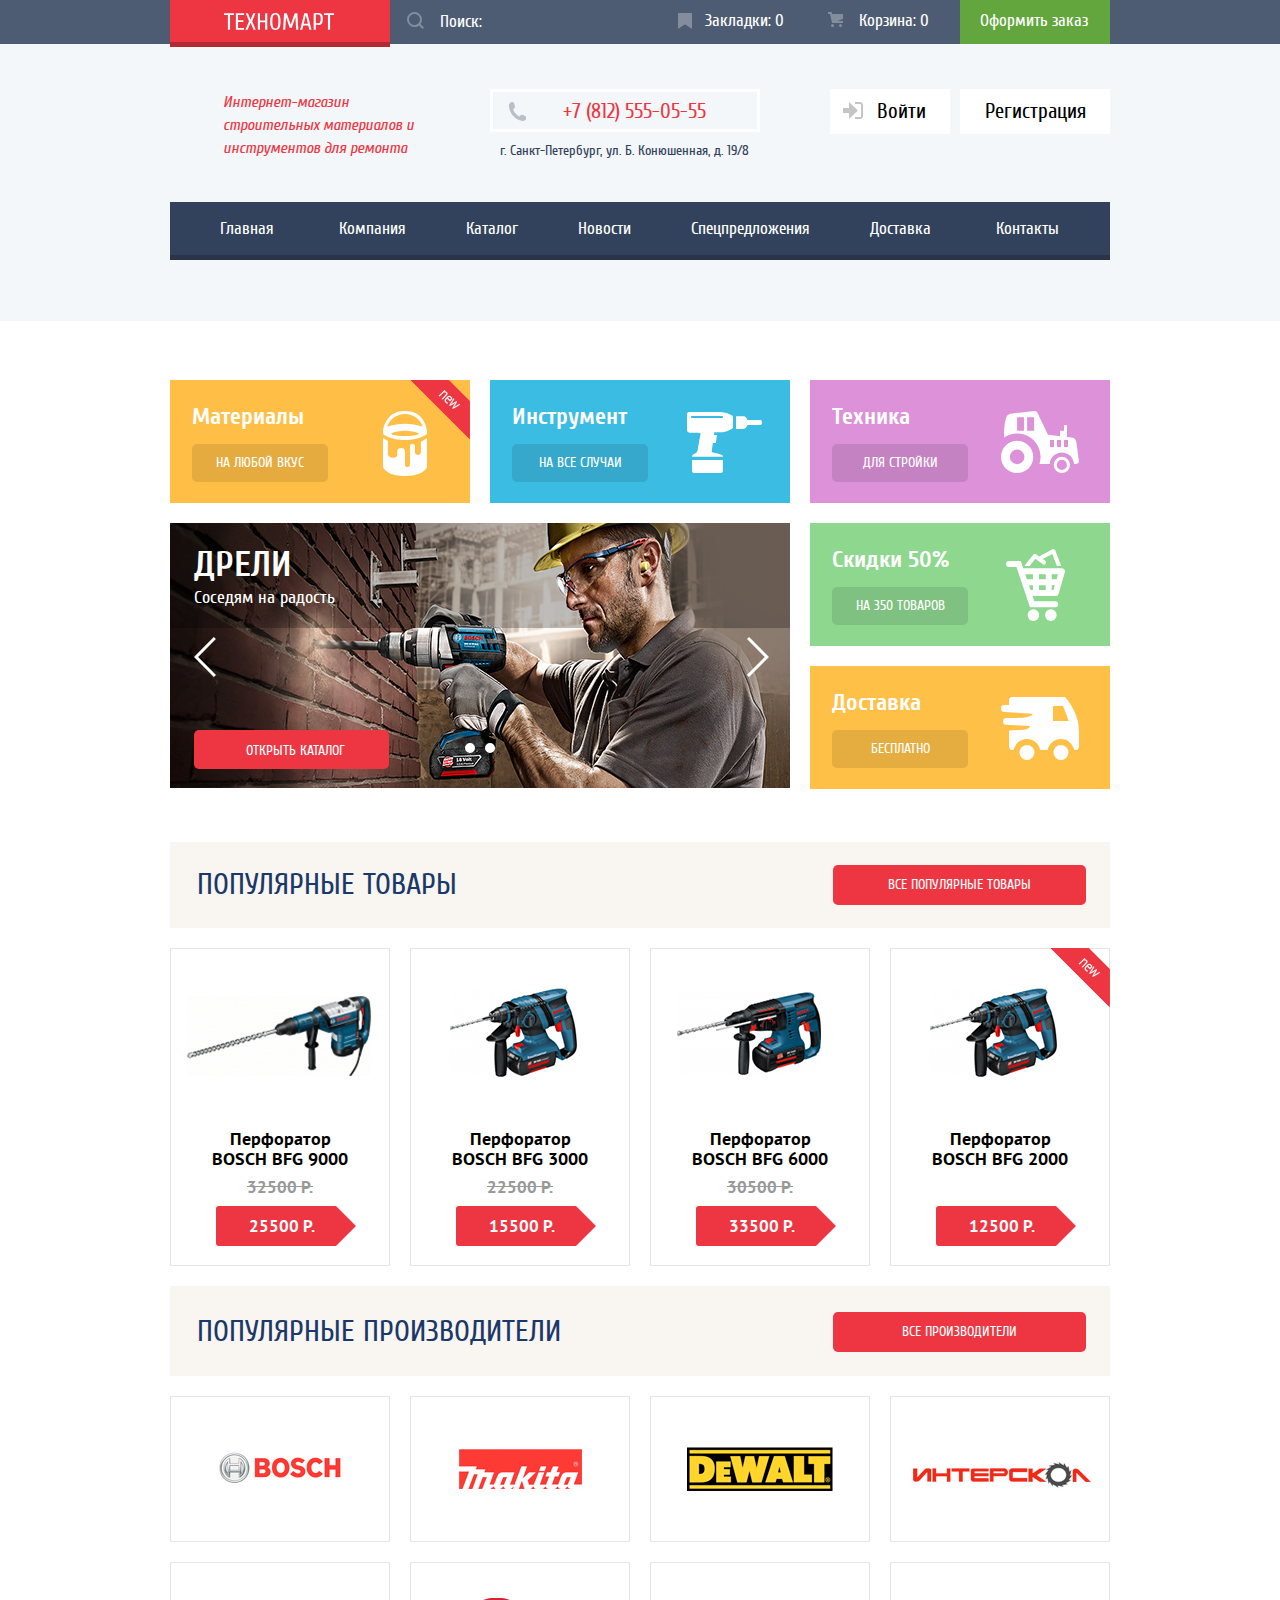
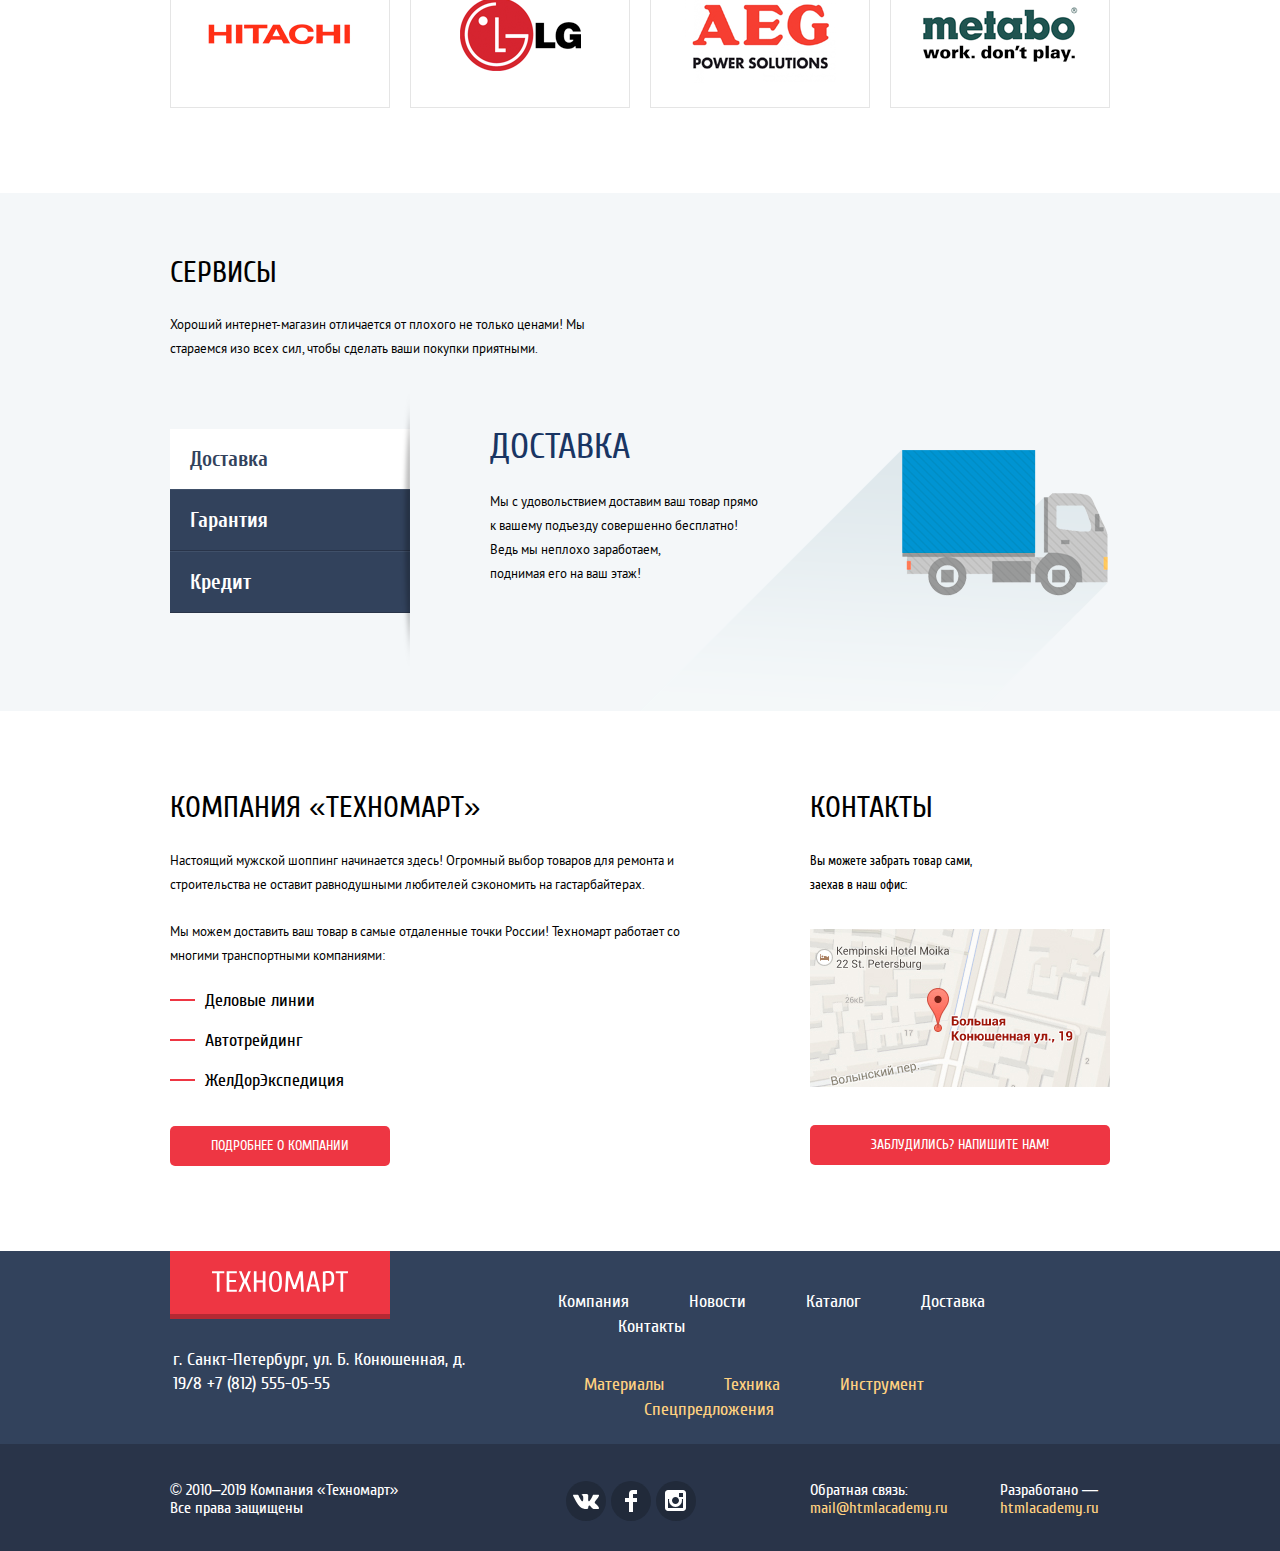
<file: index.html>
<!DOCTYPE html>
<html lang="ru">

<head>
    <meta charset="utf-8">
    <title>HTML Academy: Техномарт</title>
    <link rel="preload" href="fonts/cuprum.woff2" as="font">
    <link rel="preload" href="fonts/cuprumitalic.woff2" as="font">
    <link rel="preload" href="fonts/cuprumbold.woff2" as="font">
    <link rel="preload" href="fonts/ptsans.woff2" as="font">
    <link rel="preload" href="fonts/ptsansbold.woff2" as="font">
    <link href="css/normalize.css" rel="stylesheet">
    <link href="css/style.min.css" rel="stylesheet">
</head>

<body>
    <header class="main-header">
        <div class="main-header-wrapper">
            <div class="container">
                <div class="header-top">
                    <a class="header-logo-background" href="index.html">
                        <img src="img/logo-technomart.svg" width="110" height="17" alt="Логотип магазина «Техномарт»" class="header-logo">
                    </a>
                    <form class="search-form" action="https://echo.htmlacademy.ru" method="get">
                        <input type="search" name="search" value="Поиск:">
                        <button type="submit" class="search-button"><span class="visually-hidden">Найти</span></button>
                    </form>
                    <div class="header-top-links">
                        <a class="bookmarks" href="bookmarks.html">Закладки: 0</a>
                        <a class="cart" href="cart.html">Корзина: 0</a>
                        <a class="checkout" href="checkout.html">Оформить заказ</a>
                    </div>
                </div>
            </div>
        </div>
        <div class="container">
            <div class="header-center">
                <h1>Интернет-магазин строительных материалов и инструментов для ремонта</h1>
                <div class="header-contacts">
                    <a class="header-phone" href="tel:+78125550555">
                        +7 (812) 555-05-55
                    </a>
                    <p class="header-adress">
                        г. Санкт-Петербург, ул. Б. Конюшенная, д. 19/8
                    </p>
                </div>
                <ul class="header-login">
                    <li><a class="login" href="login.html">Войти</a></li>
                    <li><a class="reg" href="registration.html">Регистрация</a></li>
                </ul>
            </div>

            <nav class="main-nav">
                <ul class="header-navigation">
                    <li><a class="index-link">Главная</a></li>
                    <li><a class="about-link" href="#">Компания</a></li>
                    <li><a class="catalog-link" href="catalog.html">Каталог</a></li>
                    <li><a class="news-link" href="#">Новости</a></li>
                    <li><a class="offers-link" href="#">Спецпредложения</a></li>
                    <li><a class="delivery-link" href="#">Доставка</a></li>
                    <li><a class="contacts-link" href="#">Контакты</a></li>
                </ul>
            </nav>
        </div>
    </header>

    <main>
        <div class="container">
            <section class="popular-links">
                <h2 class="visually-hidden">Полезные ссылки</h2>

                <ul class="popular-links-list-1">
                    <li class="pop-link materials">
                        <div class="flag flag-new">Новинка</div>
                        <h3 class="popular-links-headline">Материалы</h3>
                        <a class="button pop-button" href="#">На любой вкус</a>
                    </li>
                    <li class="pop-link tools">
                        <h3 class="popular-links-headline">Инструмент</h3>
                        <a class="button pop-button" href="#">На все случаи</a>
                    </li>
                    <li class="pop-link equipment">
                        <h3 class="popular-links-headline">Техника</h3>
                        <a class="button pop-button" href="#">Для стройки</a>
                    </li>
                </ul>
                <div class="pop-product-slider">
                    <input type="radio" id="btn-1" name="toggle" checked>
                    <input type="radio" id="btn-2" name="toggle">
                    <div class="slider-controls">
                        <label for="btn-1" class="slide-left"><span class="visually-hidden">Прокрутка влево</span></label>
                        <label for="btn-2" class="slide-right"><span class="visually-hidden">Прокрутка вправо</span></label>
                    </div>
                    <ul class="pop-slider-inner">
                        <li class="product-slider-item drills">
                            <h3 class="pop-product-headline">Дрели</h3>
                            <h4 class="pop-product-subtitle">Соседям на радость</h4>
                            <a class="button pop-product-button" href="catalog.html">Открыть каталог</a>
                        </li>
                        <li class="product-slider-item perforators">
                            <h3 class="pop-product-headline">Перфораторы</h3>
                            <h4 class="pop-product-subtitle">Настоящие мужские игрушки</h4>
                            <a class="button pop-product-button" href="catalog.html">Открыть каталог</a>
                        </li>

                    </ul>
                </div>

                <ul class="popular-links-list-2">
                    <li class="pop-link discount">
                        <h3 class="popular-links-headline">Скидки 50%</h3>
                        <a class="button pop-button" href="#">На 350 товаров</a>
                    </li>
                    <li class="pop-link delivery">
                        <h3 class="popular-links-headline">Доставка</h3>
                        <a class="button pop-button" href="#">Бесплатно</a>
                    </li>
                </ul>
            </section>

            <section class="popular-items">
                <div class="items-headline headline-container">
                    <h2 class="pop-items-headline">Популярные товары</h2>
                    <a class="button pop-items-button" href="#">Все популярные товары</a>
                </div>

                <ul class="pop-catalog-list">

                    <li class="catalog-item">
                        <div class="flag flag-new hidden">Новинка</div>
                        <div class="buy-bookmarks">
                            <a class="buy-item" href="#">Купить</a>
                            <a class="add-bookmark" href="#">В закладки</a>
                        </div>
                        <a class="item-link" href="catalog-item.html">
                            <h4>Перфоратор BOSCH BFG 9000</h4>
                            <img class="preview-img" src="img/product-4.png" width="218" height="170" alt="Перфоратор BOSCH BFG 9000">
                        </a>
                        <div class="old-price">32500 Р.</div>
                        <div class="new-price">25500 Р.</div>
                    </li>

                    <li class="catalog-item">
                        <div class="flag flag-new hidden">Новинка</div>
                        <div class="buy-bookmarks">
                            <a class="buy-item" href="#">Купить</a>
                            <a class="add-bookmark" href="#">В закладки</a>
                        </div>
                        <a class="item-link" href="catalog-item.html">
                            <h4>Перфоратор BOSCH BFG 3000</h4>
                            <img class="preview-img" src="img/product-1.png" width="218" height="170" alt="Перфоратор BOSCH BFG 3000">
                        </a>
                        <div class="old-price">22500 Р.</div>
                        <div class="new-price">15500 Р.</div>
                    </li>

                    <li class="catalog-item">
                        <div class="flag flag-new hidden">Новинка</div>
                        <div class="buy-bookmarks">
                            <a class="buy-item" href="#">Купить</a>
                            <a class="add-bookmark" href="#">В закладки</a>
                        </div>
                        <a class="item-link" href="catalog-item.html">
                            <h4>Перфоратор BOSCH BFG 6000</h4>
                            <img class="preview-img" src="img/product-2.png" width="218" height="170" alt="Перфоратор BOSCH BFG 6000">
                        </a>
                        <div class="old-price">30500 Р.</div>
                        <div class="new-price">33500 Р.</div>
                    </li>

                    <li class="catalog-item">
                        <div class="flag flag-new">Новинка</div>
                        <div class="buy-bookmarks">
                            <a class="buy-item" href="#">Купить</a>
                            <a class="add-bookmark" href="#">В закладки</a>
                        </div>
                        <a class="item-link" href="catalog-item.html">
                            <h4>Перфоратор BOSCH BFG 2000</h4>
                            <img class="preview-img" src="img/product-3.png" width="218" height="170" alt="Перфоратор BOSCH BFG 2000">
                        </a>
                        <div class="new-price">12500 Р.</div>
                    </li>
                </ul>
            </section>

            <section class="popular-brands">
                <div class="brands-headline headline-container">
                    <h2 class="pop-brands-headline">Популярные производители</h2>
                    <a class="button pop-brands-button" href="#">Все производители</a>
                </div>

                <ul class="pop-brands-list">

                    <li class="brand-item">
                        <a href="#">
                            <img class="brand-img" src="img/bosch.png" width="126" height="37" alt="BOSCH">
                        </a>
                    </li>
                    <li class="brand-item">
                        <a href="#">
                            <img class="brand-img" src="img/makita.png" width="123" height="40" alt="Makita">
                        </a>
                    </li>
                    <li class="brand-item">
                        <a href="#">
                            <img class="brand-img" src="img/dewalt.png" width="146" height="44" alt="dewalt">
                        </a>
                    </li>
                    <li class="brand-item">
                        <a href="#">
                            <img class="brand-img" src="img/interskol.png" width="200" height="88" alt="Интерскол">
                        </a>
                    </li>
                    <li class="brand-item">
                        <a href="#">
                            <img class="brand-img" src="img/hitachi.png" width="169" height="31" alt="Hitachi">
                        </a>
                    </li>
                    <li class="brand-item">
                        <a href="#">
                            <img class="brand-img" src="img/lg.png" width="121" height="73" alt="LG">
                        </a>
                    </li>
                    <li class="brand-item">
                        <a href="#">
                            <img class="brand-img" src="img/aeg.png" width="151" height="96" alt="AEG">
                        </a>
                    </li>
                    <li class="brand-item">
                        <a href="#">
                            <img class="brand-img" src="img/metabo.png" width="204" height="69" alt="Metabo">
                        </a>
                    </li>

                </ul>
            </section>
        </div>
        <section class="services">
            <div class="container services-container">
                <div class="services-top">
                    <h2 class="services-headline">Сервисы</h2>
                    <p>
                        Хороший интернет-магазин отличается от плохого не только ценами!
                        Мы стараемся изо всех сил, чтобы сделать ваши покупки приятными.
                    </p>
                </div>
                <div class="services-slider">
                    <input type="radio" id="service-btn-1" name="toggle" checked>
                    <input type="radio" id="service-btn-2" name="toggle">
                    <input type="radio" id="service-btn-3" name="toggle">
                    <ul class="services-list">
                        <li><label for="service-btn-1">Доставка</label></li>
                        <li><label for="service-btn-2">Гарантия</label></li>
                        <li><label for="service-btn-3">Кредит</label></li>
                    </ul>
                    <div class="separator"></div>
                    <div class="service-description service-1">
                        <h3>Доставка</h3>
                        <p>
                            Мы с удовольствием доставим ваш товар прямо <br>к вашему подъезду совершенно бесплатно!
                            Ведь мы неплохо заработаем, <br>поднимая его на ваш этаж!
                        </p>
                    </div>
                    <div class="service-description service-2">
                        <h3>Гарантия</h3>
                        <p>
                            Если купленный у нас товар поломается или заискрит,<br>
                            а также в случае пожара, спровоцированного его возгаранием, вы всегда можете быть уверены в нашей гарантии. Мы обменяем сгоревший товар на новый. <br>
                            Дом уж восстановите как-нибудь сами.
                        </p>
                    </div>
                    <div class="service-description service-3">
                        <h3>Кредит</h3>
                        <p>
                            Залезть в долговую яму стало проще!<br>
                            Кредитные консультанты придут вам на помощь.
                        </p>
                        <a href="#" class="button service-button">Отправить заявку</a>
                    </div>
                </div>
            </div>
        </section>
        <div class="container">
            <div class="main-bottom">
                <article class="about-us">
                    <h2>КОМПАНИЯ «Техномарт»</h2>
                    <p>Настоящий мужской шоппинг начинается здесь! Огромный выбор товаров для ремонта и строительства не оставит равнодушными любителей сэкономить на гастарбайтерах.
                    </p>
                    <p>Мы можем доставить ваш товар в самые отдаленные точки России!
                        Техномарт работает со многими транспортными компаниями:
                    </p>
                    <ul class="transport-list">
                        <li>Деловые линии</li>
                        <li>Автотрейдинг</li>
                        <li>ЖелДорЭкспедиция</li>
                    </ul>
                    <a class="button about-button" href="about.html">Подробнее о компании</a>
                </article>

                <section class="main-contacts">
                    <h2>Контакты</h2>
                    <p>Вы можете забрать товар сами,
                        заехав в наш офис:</p>
                    <a class="map-opener" href="https://www.google.ru/maps/place/%D0%91%D0%BE%D0%BB%D1%8C%D1%88%D0%B0%D1%8F+%D0%9A%D0%BE%D0%BD%D1%8E%D1%88%D0%B5%D0%BD%D0%BD%D0%B0%D1%8F+%D1%83%D0%BB.,+19%2F8,+%D0%A1%D0%B0%D0%BD%D0%BA%D1%82-%D0%9F%D0%B5%D1%82%D0%B5%D1%80%D0%B1%D1%83%D1%80%D0%B3,+191186/@59.9387192,30.3208587,17z/data=!3m1!4b1!4m5!3m4!1s0x4696310fca145cc1:0x42b32648d8238007!8m2!3d59.9387165!4d30.3230474?hl=ru&authuser=0"><img src="img/map.jpg" width="300" height="158" alt="Офис магазина по адресу ул. Большая Конюшенная 19, Санкт-Петербург"></a>
                    <a class="button feedback-button" href="">Заблудились? Напишите нам!</a>
                </section>
            </div>
        </div>
    </main>

    <footer class="main-footer">
        <div class="footer-top-wrapper">
            <div class="container">
                <div class="footer-top">
                    <a class="footer-logo-background" href="index.html">
                        <img src="img/logo-technomart.svg" width="136" height="21" alt="Логотип магазина «Техномарт»">
                    </a>
                    <p class="footer-contacts">
                        г. Санкт-Петербург, ул. Б. Конюшенная, д. 19/8
                        +7 (812) 555-05-55
                    </p>
                    <div class="footer-navigation">
                        <ul class="nav-company">
                            <li class="nav-company-item"><a href="about.html">Компания</a></li>
                            <li class="nav-company-item"><a href="news.html">Новости</a></li>
                            <li class="nav-company-item"><a href="catalog.html">Каталог</a></li>
                            <li class="nav-company-item"><a href="delivery.html">Доставка</a></li>
                            <li class="nav-company-item"><a href="contacts.html">Контакты</a></li>
                        </ul>
                        <ul class="nav-categories">
                            <li class="nav-categories-item"><a href="materials.html">Материалы</a></li>
                            <li class="nav-categories-item"><a href="technics.html">Техника</a></li>
                            <li class="nav-categories-item"><a href="tools.html">Инструмент</a></li>
                            <li class="nav-categories-item"><a href="special.html">Спецпредложения</a></li>
                        </ul>
                    </div>
                </div>
            </div>
            <div class="footer-bottom-wrapper">
                <div class="container">
                    <div class="footer-bottom">
                        <p class="footer-copyright">
                            © 2010–2019 Компания «Техномарт»
                            Все права защищены
                        </p>
                        <ul class="footer-social">
                            <li><a class="social-link social-link-vk" href="#"><span class="visually-hidden">Вконтакте</span></a></li>
                            <li><a class="social-link social-link-fb" href="#"><span class="visually-hidden">Фейсбук</span></a></li>
                            <li><a class="social-link social-link-ig" href="#"><span class="visually-hidden">Инстаграм</span></a></li>
                        </ul>
                        <div class="footer-links">
                            <p class="footer-mailto">
                                Обратная связь:
                                <a class="mailto" href="mailto:mail@htmlacademy.ru">mail@htmlacademy.ru
                                </a>
                            </p>
                            <p class="footer-developed">
                                Разработано —
                                <a class="academy-link" href="https://htmlacademy.ru/intensive/htmlcss">htmlacademy.ru</a>
                            </p>
                        </div>
                    </div>
                </div>
            </div>
        </div>
    </footer>

    <section class="modal-map">
        <div class="modal-map-window">
            <h2 class="visually-hidden">Карта проезда</h2>
            <iframe src="https://www.google.com/maps/embed?pb=!1m18!1m12!1m3!1d1998.5991043651616!2d30.32089461597591!3d59.938794181876204!2m3!1f0!2f0!3f0!3m2!1i1024!2i768!4f13.1!3m3!1m2!1s0x4696310fca5ba729%3A0xea9c53d4493c879f!2z0JHQvtC70YzRiNCw0Y8g0JrQvtC90Y7RiNC10L3QvdCw0Y8g0YPQuy4sIDE5LCDQodCw0L3QutGCLdCf0LXRgtC10YDQsdGD0YDQsywg0KDQvtGB0YHQuNGPLCAxOTExODY!5e0!3m2!1sru!2sth!4v1551425982725" width="940" height="446" allowfullscreen>
            </iframe>
            <button type="button" class="modal-close">
                <span class="visually-hidden">Закрыть</span>
            </button>
        </div>
    </section>

    <section class="modal-feedback">
        <div class="modal-feedback-window">
            <h2 class="visually-hidden">Обратная связь</h2>
            <form class="feedback-form" action="https://echo.htmlacademy.ru" method="post">
                <div class="form-item name"><label>Ваше имя
                        <input type="text" name="username" placeholder="Имя Фамилия">
                    </label></div>
                <div class="form-item email"><label>Ваш e-mail
                        <input type="email" name="email" placeholder="email@example.com">
                    </label></div>
                <div class="form-item letter"><label>Текст письма
                        <textarea name="letter-text" rows="7" placeholder="В свободной форме"></textarea>
                    </label></div>
                <button class="feedback-form-button button" type="submit">Отправить</button>
            </form>
            <button type="button" class="modal-close"><span class="visually-hidden">Закрыть</span></button>
        </div>
    </section>

    <script src="js/popup.min.js"></script>
    <script src="js/map.min.js"></script>

</body>

</html>
</file>
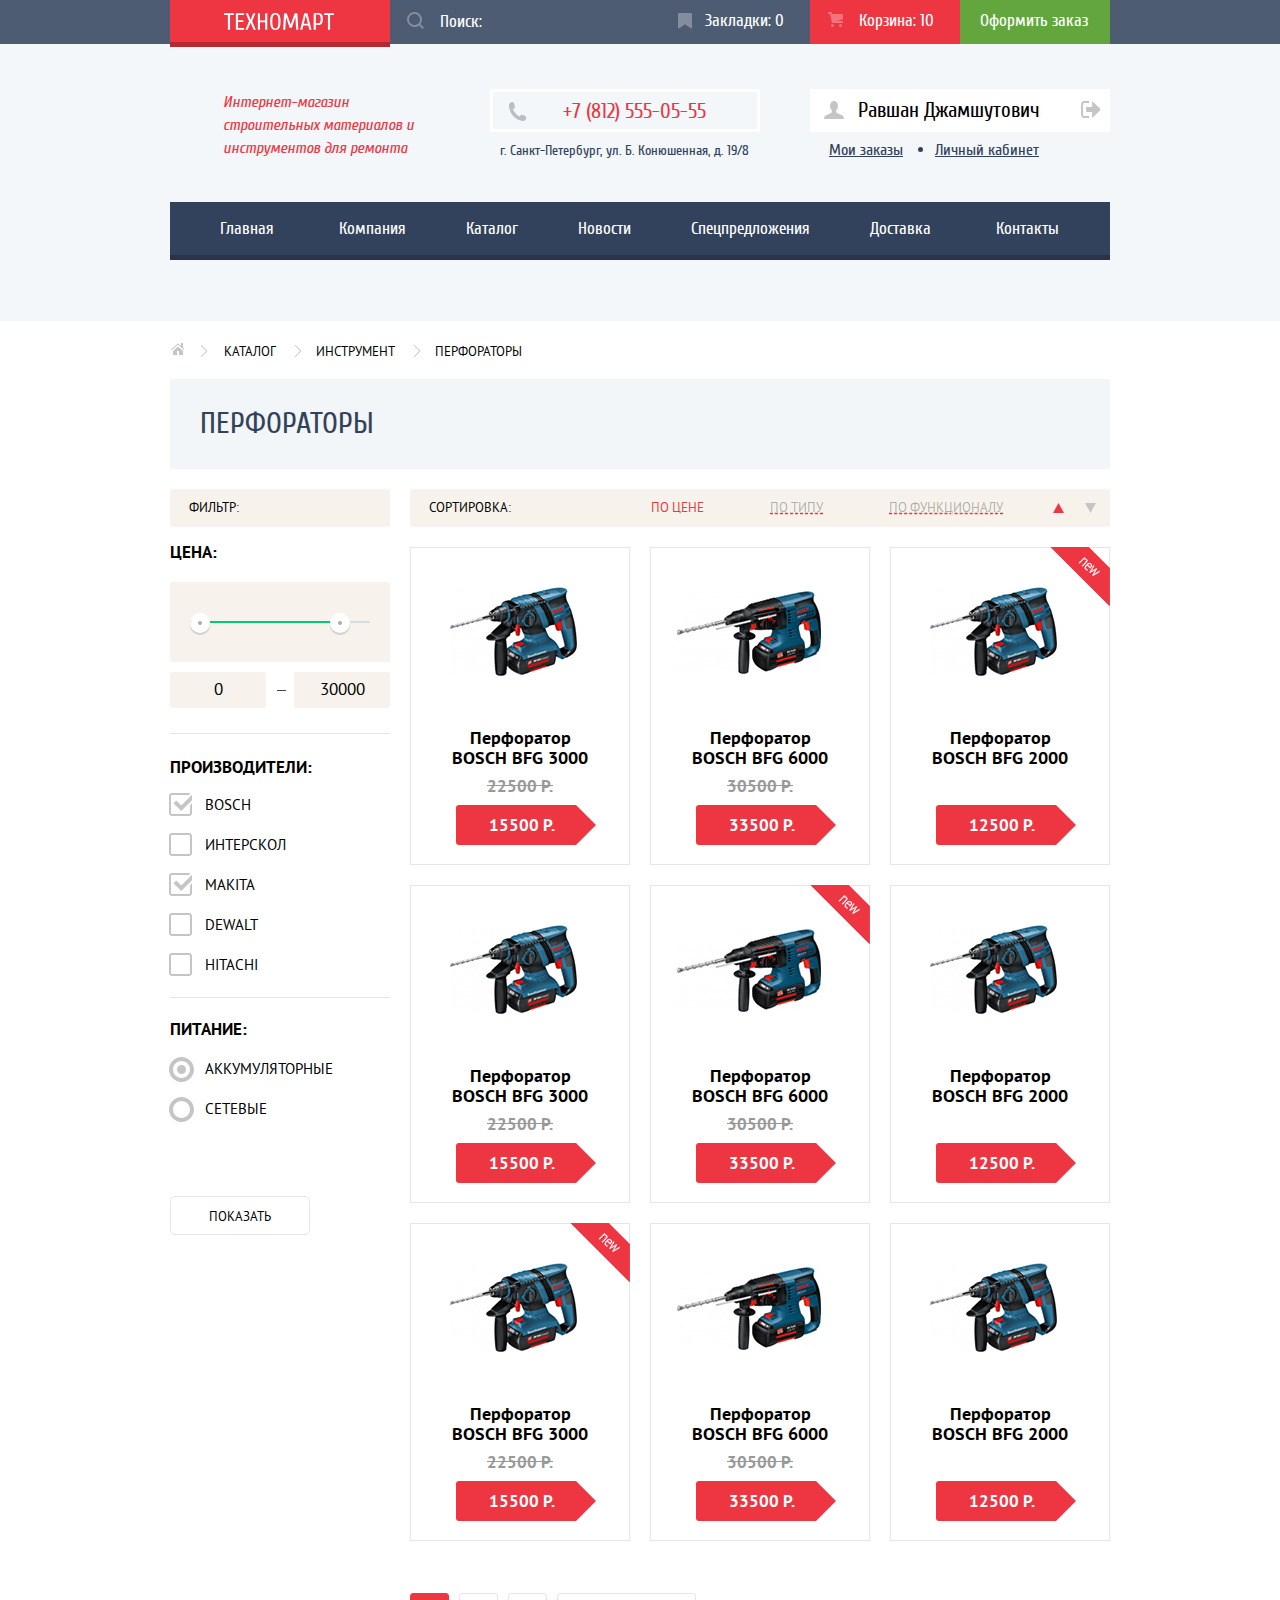
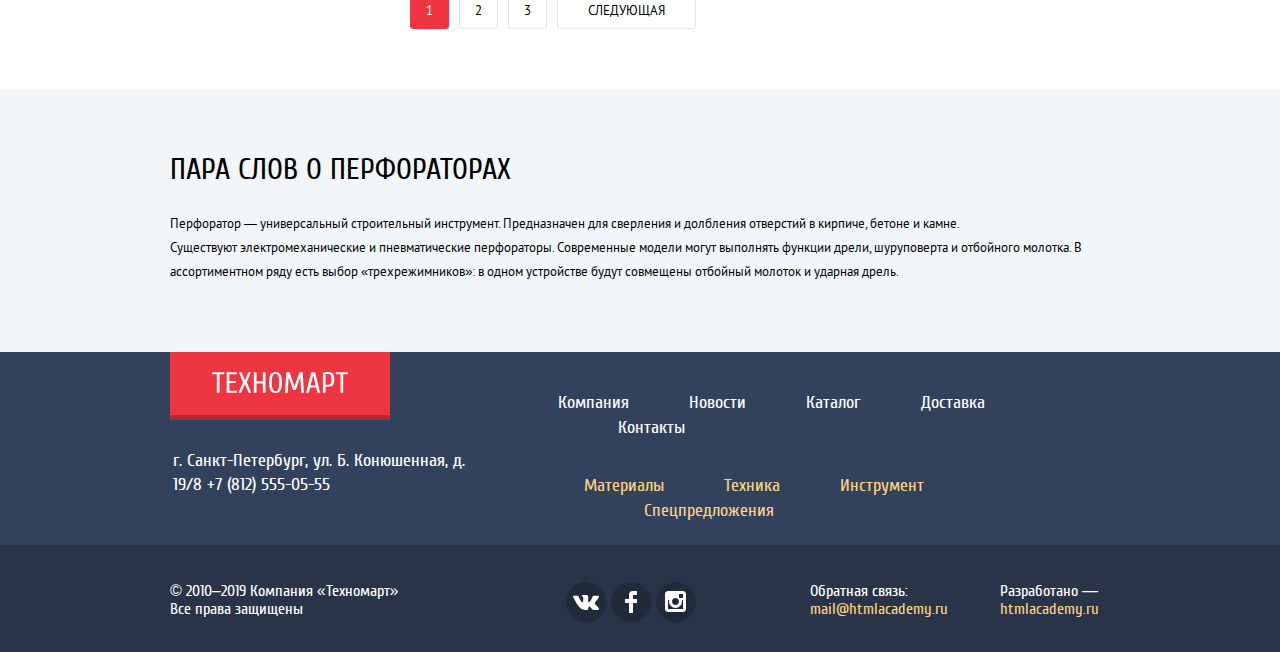
<file: catalog.html>
<!DOCTYPE html>
<html lang="ru">

<head>
    <meta charset="utf-8">
    <title>HTML Academy: Техномарт</title>
    <link rel="preload" href="fonts/cuprum.woff2" as="font">
    <link rel="preload" href="fonts/cuprumitalic.woff2" as="font">
    <link rel="preload" href="fonts/cuprumbold.woff2" as="font">
    <link rel="preload" href="fonts/ptsans.woff2" as="font">
    <link rel="preload" href="fonts/ptsansbold.woff2" as="font">
    <link href="css/normalize.css" rel="stylesheet">
    <link href="css/style.min.css" rel="stylesheet">
</head>

<body>
    <header class="main-header">
        <div class="main-header-wrapper">
            <div class="container">
                <div class="header-top">
                    <a class="header-logo-background" href="index.html">
                        <img src="img/logo-technomart.svg" width="110" height="17" alt="Логотип магазина «Техномарт»" class="header-logo">
                    </a>
                    <form class="search-form" action="https://echo.htmlacademy.ru" method="get">
                        <input type="search" name="search" value="Поиск:">
                        <button type="submit" class="search-button"><span class="visually-hidden">Найти</span></button>
                    </form>
                    <div class="header-top-links">
                        <a class="bookmarks" href="bookmarks.html">Закладки: 0</a>
                        <a class="cart cart-filled" href="cart.html">Корзина: 10</a>
                        <a class="checkout" href="checkout.html">Оформить заказ</a>
                    </div>
                </div>
            </div>
        </div>
        <div class="container">
            <div class="header-center">
                <h1>Интернет-магазин строительных материалов
                    и инструментов для ремонта</h1>
                <div class="header-contacts">
                    <a class="header-phone" href="tel:+78125550555">
                        +7 (812) 555-05-55
                    </a>
                    <p class="header-adress">
                        г. Санкт-Петербург, ул. Б. Конюшенная, д. 19/8
                    </p>
                </div>
                <div class="user-dashboard">
                    <div class="authorised">
                        <a class="profile" href="user-profile.html">
                            Равшан Джамшутович
                        </a>
                        <a class="logout" href="logout.html">
                            <span class="visually-hidden">Выйти</span>
                        </a>
                    </div>
                    <ul class="personal-data">
                        <li><a href="myorders.html">Мои заказы</a></li>
                        <li><a href="lk.html">Личный кабинет</a></li>
                    </ul>
                </div>
            </div>

            <nav class="main-nav">
                <ul class="header-navigation">
                    <li><a class="index-link" href="index.html">Главная</a></li>
                    <li><a class="about-link" href="#">Компания</a></li>
                    <li><a class="catalog-link" href="catalog.html">Каталог</a></li>
                    <li><a class="news-link" href="#">Новости</a></li>
                    <li><a class="offers-link" href="#">Спецпредложения</a></li>
                    <li><a class="delivery-link" href="#">Доставка</a></li>
                    <li><a class="contacts-link" href="#">Контакты</a></li>
                </ul>
            </nav>
        </div>
    </header>

    <main class="catalog-main">
        <div class="container">
            <ul class="breadcrumbs">
                <li class="breadcrumbs-item"><a href="index.html"><span class="visually-hidden">Главная</span></a></li>
                <li class="breadcrumbs-item"><a href="catalog.html">Каталог</a></li>
                <li class="breadcrumbs-item"><a href="tools.html">Инструмент</a></li>
                <li class="breadcrumbs-item"><a class="breadcrumbs-current">Перфораторы</a></li>
            </ul>
            <h2 class="inner-page-title">Перфораторы</h2>
            <div class="catalog-columns">
                <div class="left-column filters">
                    <h3>Фильтр:</h3>
                    <form class="items-filter" action="https://echo.htmlacademy.ru" method="get">
                        <fieldset class="price">
                            <legend>Цена:</legend>
                            <div class="range-filter">
                                <div class="range-controls">
                                    <div class="scale">
                                        <div class="bar"></div>
                                    </div>
                                    <div class="toggle toggle-min"></div>
                                    <div class="toggle toggle-max"></div>
                                </div>
                                <div class="price-controls">
                                    <label class="min-price"><span class="visually-hidden">От</span><input type="text" class="price-min" name="price-min" value="0">
                                    </label>
                                    <div class="dash"></div>
                                    <label class="max-price"><span class="visually-hidden">До</span><input type="text" class="price-max" name="price-max" value="30000">
                                    </label>
                                </div>
                            </div>
                        </fieldset>
                        <fieldset class="brands">
                            <legend>Производители:</legend>
                            <ul class="brands-list">
                                <li>
                                    <label>
                                        <input type="checkbox" name="bosch" checked>
                                        <span class="checkbox-indicator checked" tabindex="0"></span>
                                        Bosch
                                    </label>
                                </li>
                                <li>
                                    <label>
                                        <input type="checkbox" name="interskol">
                                        <span class="checkbox-indicator" tabindex="0"></span>
                                        Интерскол
                                    </label>
                                </li>
                                <li>
                                    <label>
                                        <input type="checkbox" name="makita" checked>
                                        <span class="checkbox-indicator checked" tabindex="0"></span>
                                        Makita
                                    </label>
                                </li>
                                <li>
                                    <label>
                                        <input type="checkbox" name="dewalt">
                                        <span class="checkbox-indicator" tabindex="0"></span>
                                        Dewalt
                                    </label>
                                </li>
                                <li>
                                    <label>
                                        <input type="checkbox" name="hitachi">
                                        <span class="checkbox-indicator" tabindex="0"></span>
                                        Hitachi
                                    </label>
                                </li>
                            </ul>
                        </fieldset>
                        <fieldset class="power">
                            <legend>Питание:</legend>
                            <ul class="power-type">
                                <li>
                                    <label>
                                        <input type="radio" class="power-radio" name="power" value="battery" checked>
                                        <span class="radio-indicator" tabindex="0"></span>
                                        Аккумуляторные
                                    </label>
                                </li>
                                <li>
                                    <label>
                                        <input type="radio" class="power-radio" name="power" value="electricity">
                                        <span class="radio-indicator" tabindex="0"></span>
                                        Сетевые
                                    </label>
                                </li>
                            </ul>
                        </fieldset>
                        <button class="filter-button" type="submit">Показать</button>
                    </form>
                </div>
                <div class="right-column">
                    <div class="sort">
                        <h3>Сортировка:</h3>
                        <ul class="item-sort">
                            <li><a class="current" href="#">По цене</a></li>
                            <li><a href="#">По типу</a></li>
                            <li><a href="#">По функционалу</a></li>
                        </ul>
                        <ul class="item-sort-order">
                            <li><a class="ascending current" href="#"><span class="visually-hidden">По возрастанию</span></a></li>
                            <li><a class="descending" href="#"><span class="visually-hidden">По убыванию</span></a></li>
                        </ul>
                    </div>
                    <section class="catalog">
                        <h3 class="visually-hidden">Перфораторы BOSCH, Makita</h3>
                        <ul class="catalog-list">
                            <li class="catalog-item">
                                <div class="flag flag-new hidden">Новинка</div>
                                <div class="buy-bookmarks">
                                    <a class="buy-item" href="#">Купить</a>
                                    <a class="add-bookmark" href="#">В закладки</a>
                                </div>
                                <a class="item-link" href="catalog-item.html">
                                    <h4>Перфоратор BOSCH BFG 3000</h4>
                                    <img class="preview-img" src="img/product-1.png" width="218" height="170" alt="Перфоратор BOSCH BFG 3000">
                                </a>
                                <div class="old-price">22500 Р.</div>
                                <div class="new-price">15500 Р.</div>
                            </li>
                            <li class="catalog-item">
                                <div class="flag flag-new hidden">Новинка</div>
                                <div class="buy-bookmarks">
                                    <a class="buy-item" href="#">Купить</a>
                                    <a class="add-bookmark" href="#">В закладки</a>
                                </div>
                                <a class="item-link" href="catalog-item.html">
                                    <h4>Перфоратор BOSCH BFG 6000</h4>
                                    <img class="preview-img" src="img/product-2.png" width="218" height="170" alt="Перфоратор BOSCH BFG 6000">
                                </a>
                                <div class="old-price">30500 Р.</div>
                                <div class="new-price">33500 Р.</div>
                            </li>

                            <li class="catalog-item">
                                <div class="flag flag-new">Новинка</div>
                                <div class="buy-bookmarks">
                                    <a class="buy-item" href="#">Купить</a>
                                    <a class="add-bookmark" href="#">В закладки</a>
                                </div>
                                <a class="item-link" href="catalog-item.html">
                                    <h4>Перфоратор BOSCH BFG 2000</h4>
                                    <img class="preview-img" src="img/product-3.png" width="218" height="170" alt="Перфоратор BOSCH BFG 2000">
                                </a>
                                <div class="new-price">12500 Р.</div>
                            </li>

                            <li class="catalog-item">
                                <div class="flag flag-new hidden">Новинка</div>
                                <div class="buy-bookmarks">
                                    <a class="buy-item" href="#">Купить</a>
                                    <a class="add-bookmark" href="#">В закладки</a>
                                </div>
                                <a class="item-link" href="catalog-item.html">
                                    <h4>Перфоратор BOSCH BFG 3000</h4>
                                    <img class="preview-img" src="img/product-1.png" width="218" height="170" alt="Перфоратор BOSCH BFG 3000">
                                </a>
                                <div class="old-price">22500 Р.</div>
                                <div class="new-price">15500 Р.</div>
                            </li>

                            <li class="catalog-item">
                                <div class="flag flag-new">Новинка</div>
                                <div class="buy-bookmarks">
                                    <a class="buy-item" href="#">Купить</a>
                                    <a class="add-bookmark" href="#">В закладки</a>
                                </div>
                                <a class="item-link" href="catalog-item.html">
                                    <h4>Перфоратор BOSCH BFG 6000</h4>
                                    <img class="preview-img" src="img/product-2.png" width="218" height="170" alt="Перфоратор BOSCH BFG 6000">
                                </a>
                                <div class="old-price">30500 Р.</div>
                                <div class="new-price">33500 Р.</div>
                            </li>

                            <li class="catalog-item">
                                <div class="flag flag-new hidden">Новинка</div>
                                <div class="buy-bookmarks">
                                    <a class="buy-item" href="#">Купить</a>
                                    <a class="add-bookmark" href="#">В закладки</a>
                                </div>
                                <a class="item-link" href="catalog-item.html">
                                    <h4>Перфоратор BOSCH BFG 2000</h4>
                                    <img class="preview-img" src="img/product-3.png" width="218" height="170" alt="Перфоратор BOSCH BFG 2000">
                                </a>
                                <div class="new-price">12500 Р.</div>
                            </li>

                            <li class="catalog-item">
                                <div class="flag flag-new">Новинка</div>
                                <div class="buy-bookmarks">
                                    <a class="buy-item" href="#">Купить</a>
                                    <a class="add-bookmark" href="#">В закладки</a>
                                </div>
                                <a class="item-link" href="catalog-item.html">
                                    <h4>Перфоратор BOSCH BFG 3000</h4>
                                    <img class="preview-img" src="img/product-1.png" width="218" height="170" alt="Перфоратор BOSCH BFG 3000">
                                </a>
                                <div class="old-price">22500 Р.</div>
                                <div class="new-price">15500 Р.</div>
                            </li>

                            <li class="catalog-item">
                                <div class="flag flag-new hidden">Новинка</div>
                                <div class="buy-bookmarks">
                                    <a class="buy-item" href="#">Купить</a>
                                    <a class="add-bookmark" href="#">В закладки</a>
                                </div>
                                <a class="item-link" href="catalog-item.html">
                                    <h4>Перфоратор BOSCH BFG 6000</h4>
                                    <img class="preview-img" src="img/product-2.png" width="218" height="170" alt="Перфоратор BOSCH BFG 6000">
                                </a>
                                <div class="old-price">30500 Р.</div>
                                <div class="new-price">33500 Р.</div>
                            </li>

                            <li class="catalog-item">
                                <div class="flag flag-new hidden">Новинка</div>
                                <div class="buy-bookmarks">
                                    <a class="buy-item" href="#">Купить</a>
                                    <a class="add-bookmark" href="#">В закладки</a>
                                </div>
                                <a class="item-link" href="catalog-item.html">
                                    <h4>Перфоратор BOSCH BFG 2000</h4>
                                    <img class="preview-img" src="img/product-3.png" width="218" height="170" alt="Перфоратор BOSCH BFG 2000">
                                </a>
                                <div class="new-price">12500 Р.</div>
                            </li>

                        </ul>

                        <ul class="pagination-list">
                            <li class="pagination-item current"><a>1</a></li>
                            <li class="pagination-item"><a href="#">2</a></li>
                            <li class="pagination-item"><a href="#">3</a></li>
                            <li class="pagination-item next"><a href="#">Следующая</a></li>
                        </ul>

                    </section>
                </div>
            </div>
        </div>

        <section class="about-product">
            <div class="container about-product-container">
                <h3>Пара слов о перфораторах</h3>
                <p>
                    Перфоратор — универсальный строительный инструмент. Предназначен для сверления и долбления отверстий в кирпиче, бетоне и камне.<br>
                    Существуют электромеханические и пневматические перфораторы. Современные модели могут выполнять функции дрели, шуруповерта и отбойного молотка. В ассортиментном ряду есть выбор «трехрежимников»: в одном устройстве будут совмещены отбойный молоток и ударная дрель.
                </p>
            </div>
        </section>
    </main>

    <footer class="main-footer">
        <div class="footer-top-wrapper">
            <div class="container">
                <div class="footer-top">
                    <a class="footer-logo-background" href="index.html">
                        <img src="img/logo-technomart.svg" width="136" height="21" alt="Логотип магазина «Техномарт»">
                    </a>
                    <p class="footer-contacts">
                        г. Санкт-Петербург, ул. Б. Конюшенная, д. 19/8
                        +7 (812) 555-05-55
                    </p>
                    <div class="footer-navigation">
                        <ul class="nav-company">
                            <li class="nav-company-item"><a href="about.html">Компания</a></li>
                            <li class="nav-company-item"><a href="news.html">Новости</a></li>
                            <li class="nav-company-item"><a href="catalog.html">Каталог</a></li>
                            <li class="nav-company-item"><a href="delivery.html">Доставка</a></li>
                            <li class="nav-company-item"><a href="contacts.html">Контакты</a></li>
                        </ul>
                        <ul class="nav-categories">
                            <li class="nav-categories-item"><a href="materials.html">Материалы</a></li>
                            <li class="nav-categories-item"><a href="technics.html">Техника</a></li>
                            <li class="nav-categories-item"><a href="tools.html">Инструмент</a></li>
                            <li class="nav-categories-item"><a href="special.html">Спецпредложения</a></li>
                        </ul>
                    </div>
                </div>
            </div>
            <div class="footer-bottom-wrapper">
                <div class="container">
                    <div class="footer-bottom">
                        <p class="footer-copyright">
                            © 2010–2019 Компания «Техномарт»
                            Все права защищены
                        </p>
                        <ul class="footer-social">
                            <li><a class="social-link social-link-vk" href="#"><span class="visually-hidden">Вконтакте</span></a></li>
                            <li><a class="social-link social-link-fb" href="#"><span class="visually-hidden">Фейсбук</span></a></li>
                            <li><a class="social-link social-link-ig" href="#"><span class="visually-hidden">Инстаграм</span></a></li>
                        </ul>
                        <div class="footer-links">
                            <p class="footer-mailto">
                                Обратная связь:
                                <a class="mailto" href="mailto:mail@htmlacademy.ru">mail@htmlacademy.ru</a>
                            </p>
                            <p class="footer-developed">
                                Разработано —
                                <a class="academy-link" href="https://htmlacademy.ru/intensive/htmlcss">htmlacademy.ru</a>
                            </p>
                        </div>
                    </div>
                </div>
            </div>
        </div>
    </footer>

    <section class="modal-addon">
        <div class="modal-addon-window">
            <h2 class="visually-hidden">Добавление товара в корзину</h2>
            <div class="modal-addon-top">
                <p>Товар добавлен в корзину!</p>
            </div>
            <div class="modal-addon-bottom">
                <a class="button link-to-cart" href="cart.html">Оформить заказ</a>
                <a class="continue-shopping" href="#">Продолжить покупки</a>
            </div>
            <button type="button" class="modal-close"><span class="visually-hidden">Закрыть</span>
            </button>
        </div>
    </section>

</body>

</html>
</file>
<file: css/style.min.css>
@-webkit-keyframes bounce{0%{-webkit-transform:translateY(-2000px);transform:translateY(-2000px)}70%{-webkit-transform:translateY(30px);transform:translateY(30px)}90%{-webkit-transform:translateY(-10px);transform:translateY(-10px)}to{-webkit-transform:translateY(0);transform:translateY(0)}}@keyframes bounce{0%{-webkit-transform:translateY(-2000px);transform:translateY(-2000px)}70%{-webkit-transform:translateY(30px);transform:translateY(30px)}90%{-webkit-transform:translateY(-10px);transform:translateY(-10px)}to{-webkit-transform:translateY(0);transform:translateY(0)}}@font-face{font-family:"Cuprum";src:url(../fonts/cuprum.woff2) format("woff2"),url(../fonts/cuprum.woff) format("woff");font-weight:400;font-style:normal;font-display:swap}@font-face{font-family:"Cuprum";src:url(../fonts/cuprumitalic.woff2) format("woff2"),url(../fonts/cuprumitalic.woff) format("woff");font-weight:400;font-style:italic;font-display:swap}@font-face{font-family:"Cuprum";src:url(../fonts/cuprumbold.woff2) format("woff2"),url(../fonts/cuprumbold.woff) format("woff");font-weight:700;font-style:normal;font-display:swap}@font-face{font-family:"PT Sans";src:url(../fonts/ptsans.woff2) format("woff2"),url(../fonts/ptsans.woff) format("woff");font-weight:400;font-style:normal;font-display:swap}@font-face{font-family:"PT Sans";src:url(../fonts/ptsansbold.woff2) format("woff2"),url(../fonts/ptsansbold.woff) format("woff");font-weight:700;font-style:normal;font-display:swap}*,::after,::before{-webkit-box-sizing:inherit;box-sizing:inherit}html{-webkit-box-sizing:border-box;box-sizing:border-box}body{position:relative;margin:0;padding:0;font-family:"Cuprum",Arial,sans-serif;font-size:13px;line-height:24px;font-weight:400;color:#000;background-color:#fff}a{text-decoration:none}img{max-width:100%;height:auto}.visually-hidden:not(:focus):not(:active){position:absolute;width:1px;height:1px;margin:-1px;border:0;padding:0;white-space:nowrap;-webkit-clip-path:inset(100%);clip-path:inset(100%);clip:rect(0 0 0 0);overflow:hidden}.main-header{padding-bottom:1px;background-color:#f4f7f9}.main-header-wrapper{display:-webkit-box;display:-ms-flexbox;display:flex;-ms-flex-wrap:wrap;flex-wrap:wrap;width:100%;margin-bottom:45px;-webkit-box-pack:justify;-ms-flex-pack:justify;justify-content:space-between;background-color:#4e5c73}.container{width:960px;margin:0 auto;padding:0 10px}.header-top{display:-webkit-box;display:-ms-flexbox;display:flex;-ms-flex-wrap:wrap;flex-wrap:wrap;-webkit-box-align:stretch;-ms-flex-align:stretch;align-items:stretch;min-width:940px}.header-top a{display:block;font-size:17px;line-height:17px;color:#fff}.header-logo-background{display:block;width:220px;height:42px;padding:13px 54px;background-color:#ee3643;-webkit-box-shadow:0 5px 0 0 #b52933;box-shadow:0 5px 0 0 #b52933}.header-logo-background:hover{background-color:#ca2c37}.header-logo-background:active{background-color:#ba2732}.search-form{position:relative}.search-form input[type=search]{width:270px;border:0;margin:0;padding:12px 10px 12px 50px;font-size:17px;font-weight:400;color:#fff;background-color:#4e5c73}.search-form input[type=search]:hover{color:#fff;background-color:#212a3a}.search-form input[type=search]:focus{color:#000;background-color:#fff}.search-button{position:absolute;top:12px;left:17px;width:17px;height:17px;background:url(../img/icon-search.svg) no-repeat 0 0;opacity:.3;border:0}.bookmarks:hover::before,.cart:hover::before,.search-form input[type=search]:hover+.search-button{opacity:1}.search-form input[type=search]:focus+.search-button{background:url(../img/icon-search-red.svg) no-repeat 0 0;opacity:1}.header-top-links{display:-webkit-box;display:-ms-flexbox;display:flex;min-width:450px}.bookmarks{padding-left:45px;padding-top:12px;padding-bottom:12px}.bookmarks,.cart,.checkout{position:relative;width:150px;margin:0}.cart{padding-left:49px;padding-top:12px;padding-bottom:12px}.checkout{padding:12px 0 12px 20px;background-color:#63a63e}.bookmarks::before{left:18px;top:13px;width:14px;height:16px;background-image:url(../img/icon-bookmark.svg);background-position:0 0;opacity:.3}.bookmarks::before,.cart::before,.header-phone::before,.login::before{content:"";position:absolute;background-repeat:no-repeat}.cart::before{background-position:0 0;opacity:.3;left:18px;top:12px;width:17px;height:17px;background-image:url(../img/icon-cart.svg)}.bookmarks:hover,.cart:hover{background-color:#212a3a}.checkout:hover{background-color:#5fbb2d}.bookmarks:active,.cart:active{background-color:#161d29;opacity:.6}.checkout:active{background-color:#518534}.checkout:active a{color:rgba(255,255,255,.5)}.bookmarks:active::before,.cart:active::before{opacity:.5}.cart-filled{background-color:#ee3643}.header-center,.header-contacts{display:-webkit-box;display:-ms-flexbox;display:flex}.header-center{margin-bottom:39px;-ms-flex-wrap:nowrap;flex-wrap:nowrap;width:940px}.header-center h1{display:inline-block;vertical-align:baseline;width:300px;min-width:300px;padding-left:53px;padding-right:50px;padding-top:2px;margin:0 20px 0 0;font-size:16px;line-height:23px;color:#ee3643;font-style:italic;font-weight:400}.header-contacts{-ms-flex-wrap:wrap;flex-wrap:wrap;-ms-flex-line-pack:start;align-content:flex-start;width:270px;margin:0}.header-phone{position:relative;width:270px;padding:9px 48px 7px 70px;font-size:21px;line-height:21px;font-weight:400;color:#ee3643;border:3px solid #fff}.header-phone::before,.login::before{top:10px;left:15px;width:18px;height:19px;background-image:url(../img/icon-phone.svg)}.header-adress{display:block;padding-top:7px;padding-left:10px;margin:0;font-size:14px;line-height:24px;color:#32425c}.header-login{position:relative;display:-webkit-box;display:-ms-flexbox;display:flex;-ms-flex-wrap:wrap;flex-wrap:wrap;margin:0 0 0 70px;padding:0;width:280px;list-style:none}.login,.reg{display:block;background-color:#fff}.login{margin-right:10px;width:120px;padding:12px 12px 12px 47px}.login::before{top:13px;left:13px;width:20px;height:17px;background-image:url(../img/icon-login.svg);background-position:0 0}.login:hover::before{background:url(../img/icon-login-blue.svg) no-repeat 0 0}.login:active::before{background:url(../img/icon-login.svg) no-repeat 0 0}.reg{width:150px;padding:12px 25px}.user-dashboard{width:300px;padding:0;margin-left:50px}.authorised{display:-webkit-box;display:-ms-flexbox;display:flex;-webkit-box-pack:justify;-ms-flex-pack:justify;justify-content:space-between;position:relative;width:300px;padding:11px 11px 11px 48px;background-color:#fff}.profile:hover::before{background:url(../img/icon-user-blue.svg) no-repeat 0 0}.logout,.logout:active,.profile::before,.profile:active::before{position:absolute;top:12px;width:20px;background-repeat:no-repeat;background-position:0 0}.profile::before,.profile:active::before{content:"";left:14px;height:18px;background-image:url(../img/icon-user.svg)}.logout:hover{background:url(../img/icon-logout-blue.svg) no-repeat 0 0}.logout,.logout:active{left:270px;height:17px;background-image:url(../img/icon-logout.svg)}.authorised a,.header-login a{font-size:21px;line-height:21px;color:#000;background-color:#fff}.header-login a:hover{color:#ee3643}.authorised a:active,.header-login a:active{color:rgba(0,0,0,.3)}.personal-data{display:-webkit-box;display:-ms-flexbox;display:flex;-ms-flex-wrap:wrap;flex-wrap:wrap;position:relative;margin:0;padding:7px 0 0 19px;list-style:none}.personal-data li:first-child{margin-right:32px}.personal-data::before{content:"";position:absolute;top:15px;left:108px;width:5px;height:5px;background-color:#32425c;border-radius:50%}.personal-data a{font-size:16px;line-height:18px;color:#32425c;text-decoration:underline;font-weight:400}.personal-data a:hover{color:#ee3643}.personal-data a:active{color:#000;opacity:.3}.header-navigation,.main-nav,.popular-links,.popular-links-list-1{display:-webkit-box;display:-ms-flexbox;display:flex;-ms-flex-wrap:wrap;flex-wrap:wrap}.main-nav{margin-bottom:65px;background-color:#32425c;border:0;-webkit-box-shadow:0 5px 0 0 #293449;box-shadow:0 5px 0 0 #293449}.header-navigation,.popular-links,.popular-links-list-1{width:940px}.header-navigation{padding:0;margin:0;list-style:none}.main-nav a{display:block;padding:18px 30px;margin:0;vertical-align:middle;font-size:17px;line-height:17px;color:#fff}.header-navigation .index-link{padding-left:50px;padding-right:35px}.header-navigation .contacts-link{padding-left:35px;padding-right:50px}.main-nav a:active,.main-nav a:hover{background-color:#293449}.main-nav a:active{color:#fff;opacity:.5}.popular-links,.popular-links-list-1{-webkit-box-pack:justify;-ms-flex-pack:justify;justify-content:space-between;-ms-flex-line-pack:justify;align-content:space-between}.popular-links{margin-bottom:33px;padding:59px 0 0}.popular-links-list-1{-webkit-box-orient:horizontal;-webkit-box-direction:normal;-ms-flex-direction:row;flex-direction:row;padding:0;margin:0;list-style:none}.pop-link{position:relative;width:300px;padding:22px 22px 21px;margin-bottom:20px;color:#fff}.pop-link .flag{position:absolute;top:0;right:0;width:60px;height:60px;text-indent:-1000px;overflow:hidden;z-index:1}.pop-link .flag-new{background:url(../img/new-flag.png) no-repeat 0 0}.popular-links-headline{display:block;margin:0 0 12px;padding:0;font-size:24px;line-height:30px;font-weight:700}.popular-links-list-2{padding:0;margin:0;list-style:none}.materials{background:#ffbf47 url(../img/icon-1.svg) no-repeat 213px 31px}.tools{background:#3bbce3 url(../img/icon-2.svg) no-repeat 197px 32px}.equipment{background:#dc91d8 url(../img/icon-3.svg) no-repeat 191px 31px}.discount{background:#8ed78f url(../img/icon-4.svg) no-repeat 196px 26px}.delivery{background:#ffc047 url(../img/icon-5.svg) no-repeat 191px 31px}.drills,.perforators{width:620px;margin:0;color:#fff}.drills{background:url(../img/drills.png) no-repeat 0 0;padding:24px 24px 20px}.perforators{padding:22px 22px 20px;background:url(../img/perforators.png) no-repeat 0 0}.pop-product-headline{display:block;margin:0 0 3px;font-size:36px;line-height:36px;font-weight:700;text-transform:uppercase}.pop-product-subtitle{display:block;margin:0 0 120px;font-size:18px;line-height:24px;font-weight:400}.pop-product-slider{width:620px;height:265px;margin-bottom:20px;overflow:hidden;background-color:#8a7a6e}.pop-product-slider input[type=radio]{display:none}.slider-controls{position:relative}.pop-slider-inner{display:-webkit-box;display:-ms-flexbox;display:flex;width:1240px;padding:0;margin:0;list-style:none;-webkit-transition-property:-webkit-transform;-o-transition-property:transform;transition-property:transform;transition-property:transform,-webkit-transform;-webkit-transition-duration:1s;-o-transition-duration:1s;transition-duration:1s;-webkit-transition-timing-function:ease;-o-transition-timing-function:ease;transition-timing-function:ease}.slide-left::before{content:"";position:absolute;top:114px;left:24px;z-index:2;width:22px;height:40px;background:url(../img/icon-left.svg) no-repeat 0 0;cursor:pointer}.slide-left::after{left:295px;top:220px;width:10px;height:10px;background-color:#fff;border:2px solid #fff;border-radius:50%}.slide-left::after,.slide-right::after,.slide-right::before{content:"";position:absolute;z-index:2;cursor:pointer}.slide-right::before{background:url(../img/icon-right.svg) no-repeat 0 0;top:114px;right:21px;width:22px;height:40px}.slide-right::after{right:295px;top:220px;width:10px;height:10px;background-color:#fff;border:2px solid #fff;border-radius:50%}#btn-1:checked~.pop-slider-inner{-webkit-transform:translate(0);-ms-transform:translate(0);transform:translate(0)}#btn-2:checked~.pop-slider-inner{-webkit-transform:translate(-620px);-ms-transform:translate(-620px);transform:translate(-620px)}#btn-1:checked~.slider-controls .slide-left::after,#btn-2:checked~.slider-controls .slide-right::after{background-color:#ee3643}.button{display:block;padding:11px 40px;font-size:14px;line-height:18px;text-align:center;color:#fff;text-transform:uppercase;background-color:#ee3643;border:0;border-radius:5px}.button:hover{background-color:#ca2c37}.button:active{background-color:#ba2732}.pop-button{width:136px;padding:10px 0;background-color:rgba(0,0,0,.1)}.pop-button:hover{background-color:rgba(0,0,0,.2)}.pop-button:active{background-color:rgba(0,0,0,.3)}.pop-product-button{width:195px;padding-top:12px;padding-left:48px;padding-bottom:9px;margin-bottom:3px}.pop-product-button:hover{background-color:#ca2c37}.pop-product-button:active{background-color:#ba2732}.headline-container{display:-webkit-box;display:-ms-flexbox;display:flex;-webkit-box-pack:justify;-ms-flex-pack:justify;justify-content:space-between;-webkit-box-align:center;-ms-flex-align:center;align-items:center;margin-bottom:20px;width:940px;background-color:#f9f5f0}.items-headline{padding:23px 24px 23px 27px}.brands-headline{padding:26px 24px 24px 27px}.pop-brands-headline,.pop-items-headline{display:block;padding:0;margin:0;font-size:30px;line-height:20px;font-weight:400;color:#1a3869;text-transform:uppercase}.pop-brands-button,.pop-items-button{width:253px;padding:8px auto}.pop-catalog-list{-ms-flex-wrap:wrap;flex-wrap:wrap;-webkit-box-pack:justify;-ms-flex-pack:justify;justify-content:space-between;width:940px;padding:0;margin:0;list-style:none}.brand-item,.brand-item a,.pop-brands-list,.pop-catalog-list{display:-webkit-box;display:-ms-flexbox;display:flex}.pop-brands-list{-ms-flex-wrap:wrap;flex-wrap:wrap;padding:0;margin:0 0 65px;background-color:#fff;list-style:none;-webkit-box-pack:justify;-ms-flex-pack:justify;justify-content:space-between;width:940px}.brand-item,.brand-item a{-webkit-box-pack:center;-ms-flex-pack:center;justify-content:center;-webkit-box-align:center;-ms-flex-align:center;align-items:center;width:220px}.brand-item{margin-bottom:20px;border:1px solid #e5e5e5;height:146px}.brand-item a{padding:auto;margin:0;height:100%}.brand-item:hover{-webkit-box-shadow:0 10px 25px 0 rgba(0,0,0,.5);box-shadow:0 10px 25px 0 rgba(0,0,0,.5)}.brand-item:active{opacity:.3}.services{width:100%;margin-bottom:0;background-color:#f4f7f9}.services-container{-webkit-box-orient:vertical;-webkit-box-direction:normal;-ms-flex-direction:column;flex-direction:column;padding-top:65px}.services-headline{display:block;padding:0;margin:0 0 25px;font-size:30px;line-height:30px;font-weight:400;text-transform:uppercase}.services p{display:block;padding:0;margin:0 0 7px;font-family:"PT Sans",Arial,sans-serif;font-size:13px;line-height:24px;color:#000}.services-top p{width:440px;margin-bottom:68px}.separator{position:absolute;top:-35px;left:230px;width:10px;height:272px;background:url(../img/separator.png) no-repeat 0 0;z-index:2}.service-1,.service-2,.service-3,.services-slider input[type=radio]{display:none}.service-1{background:url(../img/service-bg-1.png) no-repeat 150px 21px}.service-2{background:url(../img/service-bg-2.png) no-repeat 230px 0}.service-3{background:url(../img/service-bg-3.png) no-repeat 140px 0}.services-list,.services-slider{display:-webkit-box;display:-ms-flexbox;display:flex}.services-slider{position:relative;-webkit-box-pack:justify;-ms-flex-pack:justify;justify-content:space-between}.services-list{-webkit-box-orient:vertical;-webkit-box-direction:normal;-ms-flex-direction:column;flex-direction:column;width:240px;padding:0;margin:0 0 98px;list-style:none}.services-list label{display:block;margin:0 80px 0 0;padding:15px 20px;width:240px;font-size:21px;line-height:30px;font-weight:700;color:#fff;background-color:#32425c;border-top:1px solid #405069;border-bottom:1px solid #293449;cursor:pointer}.services-list label:hover{background-color:#293449;color:#fff}#service-btn-1:checked~.services-list label[for=service-btn-1],#service-btn-2:checked~.services-list label[for=service-btn-2],#service-btn-3:checked~.services-list label[for=service-btn-3]{color:#32425c;background-color:#fff;border:0}#service-btn-1:checked~.service-1,#service-btn-2:checked~.service-2,#service-btn-3:checked~.service-3{display:block}.service-description{width:620px;padding:0}.service-description p{display:block;margin-bottom:30px}.service-1 p{width:275px}.service-2 p{width:375px}.about-us h2,.main-contacts h2,.service-description h3{display:block;padding:0;margin:0 0 25px;font-size:36px;line-height:36px;font-weight:400;color:#193563;text-transform:uppercase}.service-button{width:195px}.main-bottom{display:-webkit-box;display:-ms-flexbox;display:flex;-ms-flex-wrap:wrap;flex-wrap:wrap;-webkit-box-pack:justify;-ms-flex-pack:justify;justify-content:space-between;padding:0 0 85px;margin:0}.about-us,.main-contacts{width:540px;padding-top:82px}.about-us p{margin-bottom:23px;font-family:"PT Sans",Arial,sans-serif;font-size:13px;line-height:24px;color:#000;background-color:#fff}.about-us h2,.main-contacts h2{margin:0 0 26px;font-size:30px;line-height:30px;color:#000}.main-contacts{width:300px}.main-contacts p{display:block;width:180px;margin-bottom:32px}.transport-list{display:block;margin:20px 0 0;padding-left:35px;position:relative;font-size:18px;line-height:20px;list-style:none}.transport-list li{margin-bottom:20px}.transport-list li:last-child{margin-bottom:0}.transport-list li::before{content:"";position:absolute;width:25px;height:2px;background-color:#ee3643}.transport-list li:first-child::before{top:8px;left:0}.transport-list li:nth-child(2)::before{top:48px;left:0}.transport-list li:last-child::before{top:88px;left:0}.about-button{width:220px;margin-top:35px}.feedback-button{width:100%;margin-top:30px}.breadcrumbs{position:relative;display:-webkit-box;display:-ms-flexbox;display:flex;-ms-flex-wrap:wrap;flex-wrap:wrap;width:470px;padding:0;margin:22px 0 18px;list-style:none}.breadcrumbs a{display:block;padding:0;margin:0 40px 0 0;font-family:"PT Sans",Arial,sans-serif;font-weight:400;text-transform:uppercase;font-size:13px;line-height:18px;color:#000}.breadcrumbs-item:first-child a{width:14px;height:12px;background-image:url(../img/icon-home.svg);background-repeat:no-repeat;background-position:0 0}.breadcrumbs-item:nth-child(2) a::before,.breadcrumbs-item:nth-child(3) a::before,.breadcrumbs-item:nth-child(4) a::before{content:"";position:absolute;left:30px;top:2px;width:18px;height:12px;background-image:url(../img/icon-right-small.svg);background-repeat:no-repeat;background-position:0 0}.breadcrumbs-item:nth-child(3) a::before,.breadcrumbs-item:nth-child(4) a::before{left:124px}.breadcrumbs-item:nth-child(4) a::before{left:243px}.inner-page-title{width:940px;padding:30px;margin:0 0 20px;font-size:30px;line-height:30px;color:#32425c;font-weight:400;text-transform:uppercase;background-color:#f2f6f8}.catalog-columns,.filters{display:-webkit-box;display:-ms-flexbox;display:flex}.catalog-columns{-ms-flex-wrap:wrap;flex-wrap:wrap;-webkit-box-pack:justify;-ms-flex-pack:justify;justify-content:space-between;margin-bottom:60px;width:940px}.filters{-webkit-box-orient:vertical;-webkit-box-direction:normal;-ms-flex-direction:column;flex-direction:column;width:220px}.filters h3,.price legend{display:block;width:220px;text-transform:uppercase}.filters h3{font-family:"PT Sans",Arial,sans-serif;font-size:13px;color:#000;border-radius:3px;margin:0;padding:10px 19px;font-weight:400;line-height:18px;background-color:#f7f3ec}.items-filter fieldset{padding:0;margin:0}.price legend{padding:10px 0 0;margin:0 0 15px;font-weight:700;line-height:30px;background-color:#fff}.brands legend,.power legend,.price input[type=text],.price legend{font-family:"PT Sans",Arial,sans-serif;font-size:17px;color:#000;border:0}.brands legend,.power legend{display:block;margin:0 0 15px;text-transform:uppercase;width:220px;font-weight:700;line-height:30px;background-color:#fff}.price{width:220px;padding:0 0 25px;margin-bottom:20px;background-color:#fff;border:0;border-bottom:1px solid #e5e5e5}.range-filter{width:220px;margin-bottom:25px}.range-controls{position:relative;height:80px;margin-bottom:10px;padding-top:39px;padding-left:20px;padding-right:20px;background-color:#f7f3ec;border-radius:3px}.range-controls .scale{height:2px;background:#d7dcde}.range-controls .bar{width:150px;height:2px;background:#00ca74}.range-controls .toggle{position:absolute;top:31px;left:0;width:20px;height:20px;padding:0;border:8px solid #fff;background-color:#ababab;-webkit-box-shadow:0 2px 1px 0 #cfcfcf;box-shadow:0 2px 1px 0 #cfcfcf;border-radius:50%;cursor:pointer}.range-controls .toggle-min{left:20px}.range-controls .toggle-max{left:160px}.price-controls{position:relative;display:-webkit-box;display:-ms-flexbox;display:flex;-webkit-box-pack:justify;-ms-flex-pack:justify;justify-content:space-between}.price input[type=text]{width:96px;padding-top:8px;padding-bottom:10px;text-align:center;line-height:18px;font-weight:400;background-color:#f7f3ec;border-radius:3px}.dash{position:absolute;top:18px;left:107px;width:9px;height:1px;background-color:#444}.brands legend{padding:18px 0 0;margin-bottom:13px}.brands-list,.power-type{padding:0 0 0 35px;margin:0 0 22px;list-style:none}.brands-list li,.power-type li{position:relative;margin-bottom:20px}.brands-list input[type=checkbox],.power-type input[type=radio]{display:none}.brands{border:0}.brands,.power{width:220px;padding:0;font-family:"PT Sans",Arial,sans-serif;font-weight:400;text-transform:uppercase;font-size:15px;line-height:20px;color:#000;background-color:#fff}.brands{border-bottom:1px solid #e5e5e5}.modal-map iframe,.power{border:0}.brands .disabled,.power .disabled{color:rgba(0,0,0,.4)}.brands input[type=checkbox]~.checkbox-indicator{position:absolute;top:-2px;left:-36px;width:23px;height:23px;background:url(../img/checkbox-off.svg) no-repeat 0 0}.brands input[type=checkbox]:checked~.checkbox-indicator{background:url(../img/checkbox-on.svg) no-repeat 0 0}.brands input[type=checkbox]:checked:hover~.checkbox-indicator{background:url(../img/checkbox-on-hover.png) no-repeat 0 0}.brands input[type=checkbox]:hover~.checkbox-indicator{background:url(../img/checkbox-off-hover.png) no-repeat 0 0}.brands input[type=checkbox]:disabled~.checkbox-indicator{opacity:.3}.power legend{padding:16px 0 0}.radio-indicator{position:absolute;top:-2px;left:-36px;width:25px;height:25px;background:url(../img/radio-off.svg) no-repeat 0 0}.power input[type=radio]:checked~.radio-indicator{background:url(../img/radio-on.svg) no-repeat 0 0}.power input[type=radio]:checked:hover~.radio-indicator{background:url(../img/radio-on-hover.png) no-repeat 0 0}.power input[type=radio]:hover~.radio-indicator{background:url(../img/radio-off-hover.png) no-repeat 0 0}.power input[type=radio]:disabled~.radio-indicator{opacity:.3}.filter-button{display:block;width:140px;padding:11px 37px 8px;margin-top:55px;font-family:"PT Sans",Arial,sans-serif;font-weight:400;text-transform:uppercase;font-size:13px;line-height:18px;color:#000;text-align:center;background-color:#fff;border:1px solid #e5e5e5;border-radius:5px}.filter-button:hover{border:1px solid #bdc6ca}.filter-button:active{border:1px solid #ee3643}.sort{display:-webkit-box;display:-ms-flexbox;display:flex;padding:10px 14px 10px 19px;margin-bottom:20px;width:700px;background-color:#f7f3ec;border-radius:3px}.item-sort a,.sort h3{padding:0;font-family:"PT Sans",Arial,sans-serif;font-weight:400;text-transform:uppercase;font-size:13px;line-height:18px}.sort h3{color:#000;margin:0 140px 0 0}.item-sort{-ms-flex-wrap:wrap;flex-wrap:wrap;-webkit-box-pack:justify;-ms-flex-pack:justify;justify-content:space-between;-webkit-box-align:start;-ms-flex-align:start;align-items:flex-start;padding:0;margin:0 50px 0 0;width:355px;list-style:none}.item-sort a,.item-sort a:hover{-webkit-text-decoration-line:underline;text-decoration-line:underline;-webkit-text-decoration-color:#ee3643;text-decoration-color:#ee3643}.item-sort a{display:block;margin:0;color:rgba(0,0,0,.3);-webkit-text-decoration-style:dashed;text-decoration-style:dashed}.item-sort a:hover{color:#000;-webkit-text-decoration-style:solid;text-decoration-style:solid}.item-sort .current,.item-sort a:active,.pagination-item a{color:#ee3643;text-decoration:none}.catalog-item,.catalog-list,.item-sort,.item-sort-order{display:-webkit-box;display:-ms-flexbox;display:flex}.item-sort-order{position:relative;padding:0;margin:0;width:43px;list-style:none}.ascending::before,.descending::before{content:"";position:absolute;top:4px;width:11px;height:10px;margin:0;padding:0}.ascending::before{left:0;background:url(../img/icon-up-grey.svg) no-repeat 0 0}.descending::before{right:0;background:url(../img/icon-down-grey.svg) no-repeat 0 0}.ascending:hover::before{background:url(../img/icon-up-black.svg) no-repeat 0 0}.descending:hover::before{background:url(../img/icon-down-black.svg) no-repeat 0 0}.item-sort-order .current::before{background:url(../img/icon-up-red.svg) no-repeat 0 0}.catalog-item,.catalog-list{-webkit-box-pack:justify;-ms-flex-pack:justify;justify-content:space-between}.catalog-list{-ms-flex-wrap:wrap;flex-wrap:wrap;padding:0;margin:0;background-color:#fff;list-style:none;width:700px}.catalog-item{position:relative;-webkit-box-orient:vertical;-webkit-box-direction:normal;-ms-flex-direction:column;flex-direction:column;width:220px;margin-bottom:20px;border:1px solid #e5e5e5}.preview-img{-webkit-box-ordinal-group:0;-ms-flex-order:-1;order:-1;margin-bottom:10px}.catalog-item h4{display:inline-block;margin:0 30px 9px;text-align:center;vertical-align:baseline}.item-link,.new-price,.old-price{font-family:"PT Sans",Arial,sans-serif;font-weight:700}.item-link{display:-webkit-box;display:-ms-flexbox;display:flex;-webkit-box-orient:vertical;-webkit-box-direction:normal;-ms-flex-direction:column;flex-direction:column;color:#000;font-size:18px;line-height:20px}.catalog-item .flag{position:absolute;top:-1px;right:-1px;width:60px;height:60px;text-indent:-1000px;overflow:hidden;z-index:1}.catalog-item .flag-new{background:url(../img/new-flag.png) no-repeat 0 0}.new-price,.old-price{font-size:17px;line-height:18px}.old-price{text-decoration:line-through;-ms-flex-item-align:center;-ms-grid-row-align:center;align-self:center;color:#999}.new-price{position:relative;width:140px;margin:10px 45px 19px;padding:11px 33px;color:#fff;background-color:#ee3643;border-radius:3px}.new-price:after{content:"";position:absolute;top:0;right:-20px;width:0;height:0;border:20px solid #fff;border-left-color:#ee3643}.buy-bookmarks{position:absolute;top:0;left:0;width:218px;height:150px;padding-top:42px;background-color:rgba(255,255,255,.9);z-index:10}.add-bookmark,.buy-item{position:relative;display:block;width:135px;margin:0 0 7px 42px;padding:8px 0 8px 45px;color:#fff;font-size:14px;font-weight:400;font-family:"Cuprum",Arial,sans-serif;line-height:18px;text-decoration:none;text-transform:uppercase;background-color:#63a63e;border:3px solid #63a63e;border-bottom-color:#367315;border-radius:3px}.add-bookmark{padding:8px 0 7px 31px;color:#32425c;background:#fff;border-bottom-color:#63a63e}.buy-item::before{content:"";position:absolute;left:10px;top:8px;width:17px;height:17px;background-image:url(../img/icon-cart.svg);background-repeat:no-repeat;background-position:0 0;opacity:.3}.buy-item:hover{background-color:#5fbb2d;border:3px solid #5fbb2d;border-bottom-color:#367315}.buy-item:active::before,.buy-item:hover::before{opacity:1}.buy-item:active{background-color:#518534;border:3px solid #518534}.add-bookmark:hover{border-color:#32425c}.add-bookmark:active{color:rgba(0,0,0,.3);border-color:#c1c6ce}.buy-bookmarks{display:none}.catalog-item:hover{-webkit-box-shadow:0 10px 25px 0 rgba(0,0,0,.5);box-shadow:0 10px 25px 0 rgba(0,0,0,.5)}.catalog-item:hover .buy-bookmarks,.sort h3{display:block}.pagination-list{display:-webkit-box;display:-ms-flexbox;display:flex;padding:0;margin:32px 0 0;list-style:none}.pagination-item a{display:block;padding:8px 15px;margin-right:10px;border:1px solid #e5e5e5;border-radius:3px;font-family:"PT Sans",Arial,sans-serif;font-size:13px;font-weight:400;line-height:18px;color:#000;text-transform:uppercase}.pagination-item:last-child a{padding:8px 30px}.pagination-item:hover a{border:1px solid #bdc6ca}.pagination-item:active a{border:1px solid #ee3643}.current a,.current a:active,.current a:hover,.current:hover a{color:#fff;background-color:#ee3643;border:1px solid #ee3643}.about-product{width:100%;background-color:#f2f6f8}.about-product-container{padding-top:66px;padding-bottom:68px}.about-product-container h3{display:block;padding:0;margin:0 0 27px;font-size:30px;line-height:30px;font-weight:400;text-transform:uppercase}.about-product-container p{display:block;padding:0;margin:0;font-family:"PT Sans",Arial,sans-serif;font-size:13px;line-height:24px;font-weight:400}.footer-top-wrapper{width:100%;background-color:#32425c}.footer-top{display:-webkit-box;display:-ms-flexbox;display:flex;-ms-flex-wrap:nowrap;flex-wrap:nowrap;-webkit-box-pack:justify;-ms-flex-pack:justify;justify-content:space-between}.footer-logo-background{position:absolute;width:220px;height:63px;padding:20px 42px;background-color:#ee3643;border:0;-webkit-box-shadow:0 5px 0 0 #b52933;box-shadow:0 5px 0 0 #b52933}.footer-logo-background:hover{background-color:#ca2c37}.footer-logo-background:active{background-color:#ba2732}.footer-contacts{display:block;width:325px;padding:0;margin-top:97px;margin-bottom:48px;margin-left:3px;font-size:18px;line-height:24px;color:#fff;font-weight:400}.footer-navigation,.nav-categories,.nav-company{display:-webkit-box;display:-ms-flexbox;display:flex;-ms-flex-wrap:wrap;flex-wrap:wrap}.footer-navigation{-webkit-box-pack:end;-ms-flex-pack:end;justify-content:flex-end;-ms-flex-line-pack:start;align-content:flex-start;width:560px}.footer-navigation a{margin:0 0 0 60px;font-size:18px;line-height:24px;font-weight:400;color:#fff}.nav-categories,.nav-company{padding:0;margin:0;list-style:none}.nav-company{width:552px;margin-top:39px;margin-bottom:33px}.nav-categories{width:526px}.nav-categories-item:first-child a,.nav-company-item:first-child a{margin-left:0}.nav-categories a{color:#ffd180}.footer-navigation a:hover{text-decoration:underline}.footer-navigation a:active{text-decoration:none;opacity:.5}.footer-bottom-wrapper{width:100%;background-color:#293449}.footer-bottom{display:-webkit-box;display:-ms-flexbox;display:flex;-webkit-box-pack:justify;-ms-flex-pack:justify;justify-content:space-between;padding-top:37px;padding-bottom:30px}.footer-copyright,.footer-developed,.footer-mailto{font-size:16px;line-height:18px;font-weight:400;color:#fff}.footer-copyright{width:231px;padding:0;margin:0}.footer-social{display:-webkit-box;display:-ms-flexbox;display:flex;-webkit-box-pack:justify;-ms-flex-pack:justify;justify-content:space-between;-webkit-box-align:center;-ms-flex-align:center;align-items:center;-ms-flex-wrap:wrap;flex-wrap:wrap;padding:0;margin:0 0 0 50px;width:130px;list-style:none}.social-link{display:block;position:relative;width:40px;height:40px;margin:0;padding:0;background-color:#212a3a;border-radius:50%}.social-link:active,.social-link:hover{background-color:#ee3643}.social-link-fb::before,.social-link-ig::before,.social-link-vk::before{content:"";position:absolute;left:7px;top:13px;width:26px;height:15px;background-image:url(../img/icon-vk.svg);background-repeat:no-repeat;background-position:0 0}.social-link-fb::before,.social-link-ig::before{left:14px;top:9px;width:12px;height:22px;background-image:url(../img/icon-fb.svg)}.social-link-ig::before{left:9px;width:21px;height:21px;background-image:url(../img/icon-insta.svg)}.footer-links{display:-webkit-box;display:-ms-flexbox;display:flex;-webkit-box-pack:justify;-ms-flex-pack:justify;justify-content:space-between;width:300px}.footer-developed,.footer-mailto{width:140px;padding:0;margin:0}.footer-developed{width:110px}.academy-link,.mailto{font-size:16px;line-height:18px;font-weight:400;color:#ffd180}.academy-link:hover,.mailto:hover{text-decoration:underline}.academy-link:active,.mailto:active{text-decoration:none;color:#ee3643}.modal-feedback{display:-webkit-box;display:-ms-flexbox;display:flex;-webkit-box-pack:center;-ms-flex-pack:center;justify-content:center;-webkit-box-align:center;-ms-flex-align:center;align-items:center;position:fixed;top:0;left:0;z-index:2;width:100%;height:100%}.modal-map-window .modal-close{position:absolute;top:25px;right:25px}.modal-feedback-window{position:relative;width:620px;padding-top:48px;background-image:-webkit-gradient(linear,left top,left bottom,color-stop(74%,#fff),color-stop(26%,#f4f4f4));background-image:-webkit-linear-gradient(#fff 74%,#f4f4f4 26%);background-image:-o-linear-gradient(#fff 74%,#f4f4f4 26%);background-image:linear-gradient(#fff 74%,#f4f4f4 26%);-webkit-box-shadow:0 20px 20px 0 rgba(0,0,0,.5);box-shadow:0 20px 20px 0 rgba(0,0,0,.5);border-top:7px solid #ff5358}.feedback-form{display:-webkit-box;display:-ms-flexbox;display:flex;-ms-flex-wrap:wrap;flex-wrap:wrap;-webkit-box-pack:justify;-ms-flex-pack:justify;justify-content:space-between;margin-left:80px;margin-right:80px}.form-item{width:220px}.form-item .letter{width:460px}.email,.letter,.modal-addon p,.name{font-size:18px;line-height:18px;font-weight:400;color:#000;margin-bottom:20px}.modal-feedback input[type=email],.modal-feedback input[type=text],.modal-feedback textarea{border:2px solid #dee3e4;margin-top:10px;font-family:"PT Sans",Arial,sans-serif;font-size:13px;line-height:18px;color:#000;background-color:#fff}.modal-feedback input[type=email],.modal-feedback input[type=text]{padding:8px 8px 8px 12px;width:220px}.modal-feedback textarea{width:460px;height:112px;padding-top:8px;padding-left:12px}.feedback-form-button{width:460px;font-size:14px;line-height:18px;padding:auto;margin-top:52px;margin-bottom:33px}.modal-close{position:absolute;top:10px;right:10px;width:23px;height:23px;text-indent:-1000px;z-index:20;border:0;background:url(../img/icon-close.svg) no-repeat 0 0}.modal-map{display:-webkit-box;display:-ms-flexbox;display:flex;-webkit-box-pack:center;-ms-flex-pack:center;justify-content:center;-webkit-box-align:center;-ms-flex-align:center;align-items:center;position:fixed;top:0;left:0;z-index:10;width:100%;height:100%}.modal-map-window{position:relative;width:940px;background-color:#fff;-webkit-box-shadow:0 20px 20px 0 rgba(0,0,0,.5);box-shadow:0 20px 20px 0 rgba(0,0,0,.5)}.modal-map .modal-close{top:10px;right:10px}.modal-addon{display:-webkit-box;display:-ms-flexbox;display:flex;-webkit-box-pack:center;-ms-flex-pack:center;justify-content:center;-webkit-box-align:center;-ms-flex-align:center;align-items:center;position:fixed;top:0;left:0;z-index:10;width:100%;height:100%}.modal-addon-window{position:relative;width:620px;background-color:#fff;-webkit-box-shadow:0 20px 20px 0 rgba(0,0,0,.5);box-shadow:0 20px 20px 0 rgba(0,0,0,.5);border-top:7px solid #ff5358}.modal-addon-top{width:100%;background-color:#fff}.modal-addon p{display:block;position:relative;font-size:30px;line-height:30px;margin-left:181px;margin-bottom:68px;margin-top:64px}.modal-addon p::before{content:"";position:absolute;left:-100px;top:-18px;width:67px;height:67px;background:url(../img/icon-mark.svg) no-repeat 0 0}.modal-addon-bottom{display:-webkit-box;display:-ms-flexbox;display:flex;-webkit-box-pack:justify;-ms-flex-pack:justify;justify-content:space-between;width:100%;padding-top:37px;padding-left:80px;padding-right:80px;background-color:#f4f4f4}.link-to-cart{width:220px;margin-bottom:38px;padding-top:12px;padding-bottom:8px}.continue-shopping{width:220px;margin-bottom:38px;display:block;padding:11px 40px;font-size:14px;line-height:18px;text-align:center;color:#000;text-transform:uppercase;background-color:#fff;border:0;border-radius:5px}.modal-addon .modal-close{top:8px;right:8px}.modal-addon,.modal-feedback,.modal-map{display:none}.modal-show{display:-webkit-box;display:-ms-flexbox;display:flex;-webkit-animation:bounce .6s;animation:bounce .6s}.hidden{display:none}
</file>
